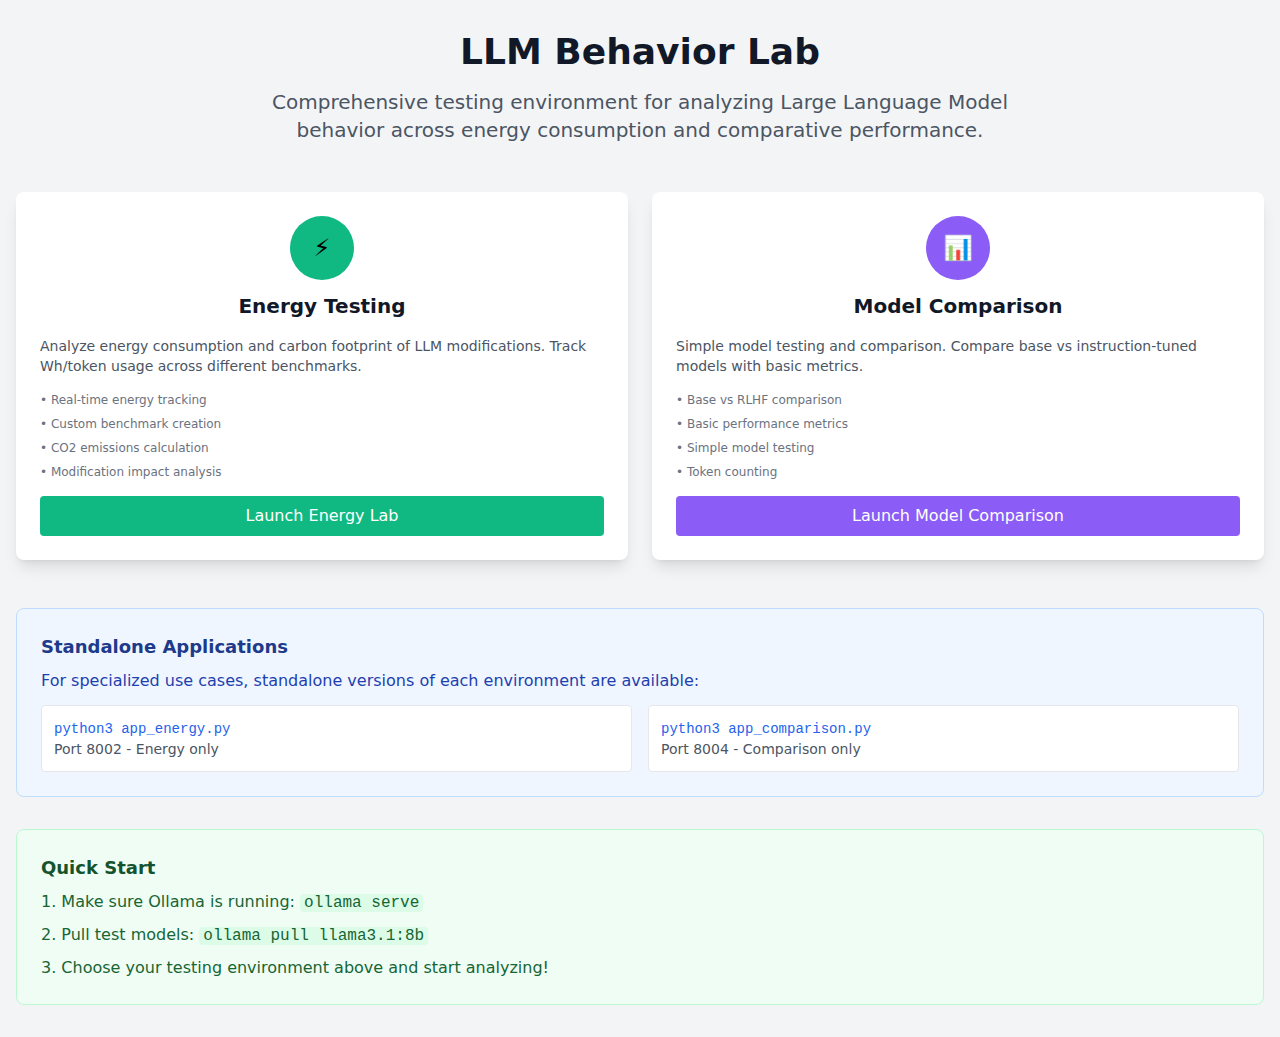
<file: static/ui_main.html>
<!DOCTYPE html>
<html lang="en">

<head>
    <meta charset="UTF-8">
    <meta name="viewport" content="width=device-width, initial-scale=1.0">
    <title>LLM Behavior Lab - Choose Your Testing Environment</title>
    <script src="/static/tailwind.min.js"></script>
    <script>
        tailwind.config = {
            theme: {
                extend: {
                    colors: {
                        'energy-green': '#10b981',
                        'comparison-purple': '#8b5cf6',
                        'basic-gray': '#6b7280'
                    }
                }
            }
        };
    </script>
</head>

<body class="bg-gray-100 min-h-screen">
    <div class="container mx-auto px-4 py-8">
        <!-- Header -->
        <div class="text-center mb-12">
            <h1 class="text-4xl font-bold text-gray-900 mb-4">LLM Behavior Lab</h1>
            <p class="text-xl text-gray-600 max-w-3xl mx-auto">
                Comprehensive testing environment for analyzing Large Language Model behavior across energy
                consumption and comparative performance.
            </p>
        </div>

        <!-- Lab Options -->
        <div class="grid md:grid-cols-2 lg:grid-cols-2 gap-6 mb-12">

            <!-- Energy Testing -->
            <div class="bg-white rounded-lg shadow-lg p-6 hover:shadow-xl transition-shadow">
                <div class="text-center mb-4">
                    <div class="w-16 h-16 bg-energy-green rounded-full flex items-center justify-center mx-auto mb-3">
                        <span class="text-2xl">⚡</span>
                    </div>
                    <h3 class="text-xl font-semibold text-gray-900">Energy Testing</h3>
                </div>
                <p class="text-gray-600 text-sm mb-4">
                    Analyze energy consumption and carbon footprint of LLM modifications. Track Wh/token usage across
                    different benchmarks.
                </p>
                <div class="space-y-2 text-xs text-gray-500 mb-4">
                    <div>• Real-time energy tracking</div>
                    <div>• Custom benchmark creation</div>
                    <div>• CO2 emissions calculation</div>
                    <div>• Modification impact analysis</div>
                </div>
                <a href="/energy"
                    class="w-full bg-energy-green text-white py-2 px-4 rounded hover:bg-green-700 transition-colors inline-block text-center">
                    Launch Energy Lab
                </a>
            </div>

            <!-- Model Comparison -->
            <div class="bg-white rounded-lg shadow-lg p-6 hover:shadow-xl transition-shadow">
                <div class="text-center mb-4">
                    <div
                        class="w-16 h-16 bg-comparison-purple rounded-full flex items-center justify-center mx-auto mb-3">
                        <span class="text-2xl">📊</span>
                    </div>
                    <h3 class="text-xl font-semibold text-gray-900">Model Comparison</h3>
                </div>
                <p class="text-gray-600 text-sm mb-4">
                    Simple model testing and comparison. Compare base vs instruction-tuned models with basic metrics.
                </p>
                <div class="space-y-2 text-xs text-gray-500 mb-4">
                    <div>• Base vs RLHF comparison</div>
                    <div>• Basic performance metrics</div>
                    <div>• Simple model testing</div>
                    <div>• Token counting</div>
                </div>
                <a href="/comparison"
                    class="w-full bg-comparison-purple text-white py-2 px-4 rounded hover:bg-purple-700 transition-colors inline-block text-center">
                    Launch Model Comparison
                </a>
            </div>
        </div>

        <!-- Standalone Apps Notice -->
        <div class="bg-blue-50 border border-blue-200 rounded-lg p-6 mb-8">
            <h3 class="text-lg font-semibold text-blue-900 mb-2">Standalone Applications</h3>
            <p class="text-blue-800 mb-3">
                For specialized use cases, standalone versions of each environment are available:
            </p>
            <div class="grid md:grid-cols-2 gap-4 text-sm">
                <div class="bg-white p-3 rounded border">
                    <code class="text-blue-600">python3 app_energy.py</code>
                    <span class="text-gray-600 block">Port 8002 - Energy only</span>
                </div>
                <div class="bg-white p-3 rounded border">
                    <code class="text-blue-600">python3 app_comparison.py</code>
                    <span class="text-gray-600 block">Port 8004 - Comparison only</span>
                </div>
            </div>
        </div>

        <!-- Quick Start -->
        <div class="bg-green-50 border border-green-200 rounded-lg p-6">
            <h3 class="text-lg font-semibold text-green-900 mb-2">Quick Start</h3>
            <div class="space-y-2 text-green-800">
                <div>1. Make sure Ollama is running: <code class="bg-green-100 px-1 rounded">ollama serve</code></div>
                <div>2. Pull test models: <code class="bg-green-100 px-1 rounded">ollama pull llama3.1:8b</code></div>
                <div>3. Choose your testing environment above and start analyzing!</div>
            </div>
        </div>
    </div>
</body>

</html>
</file>
